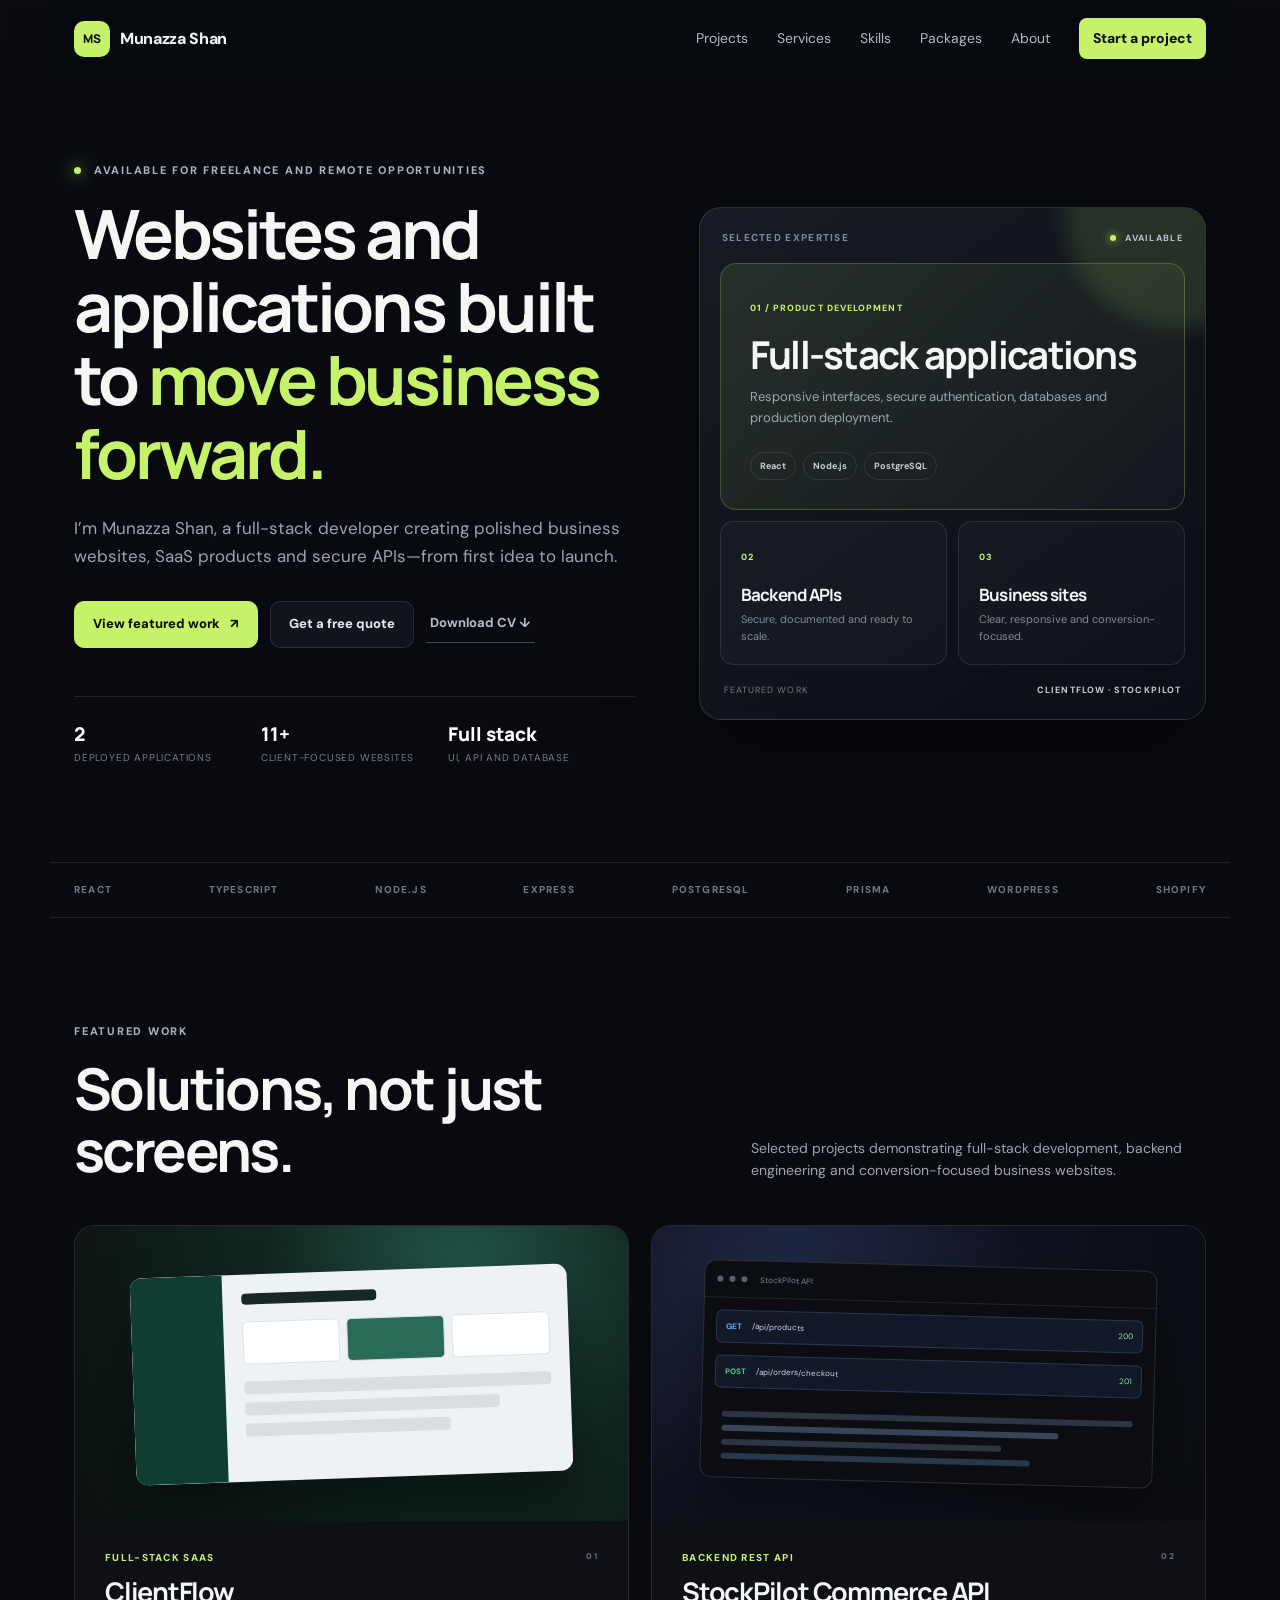
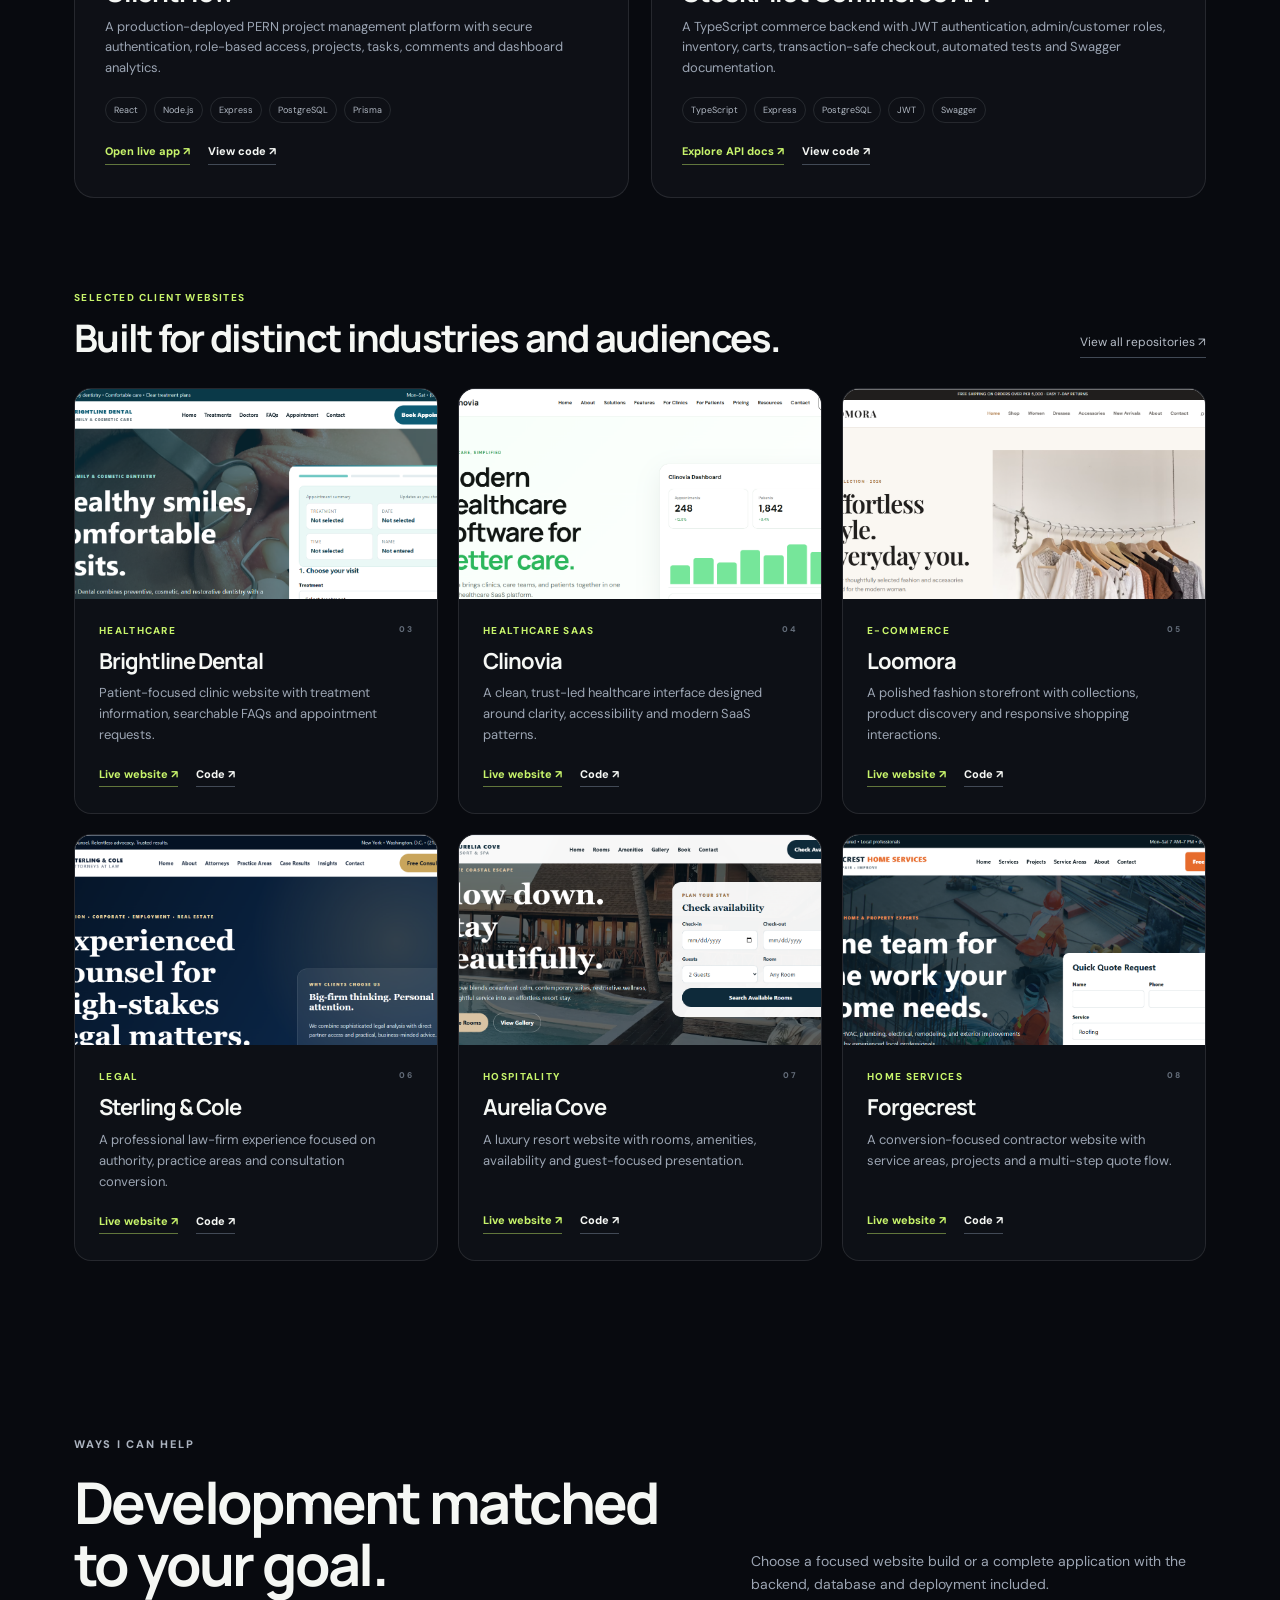
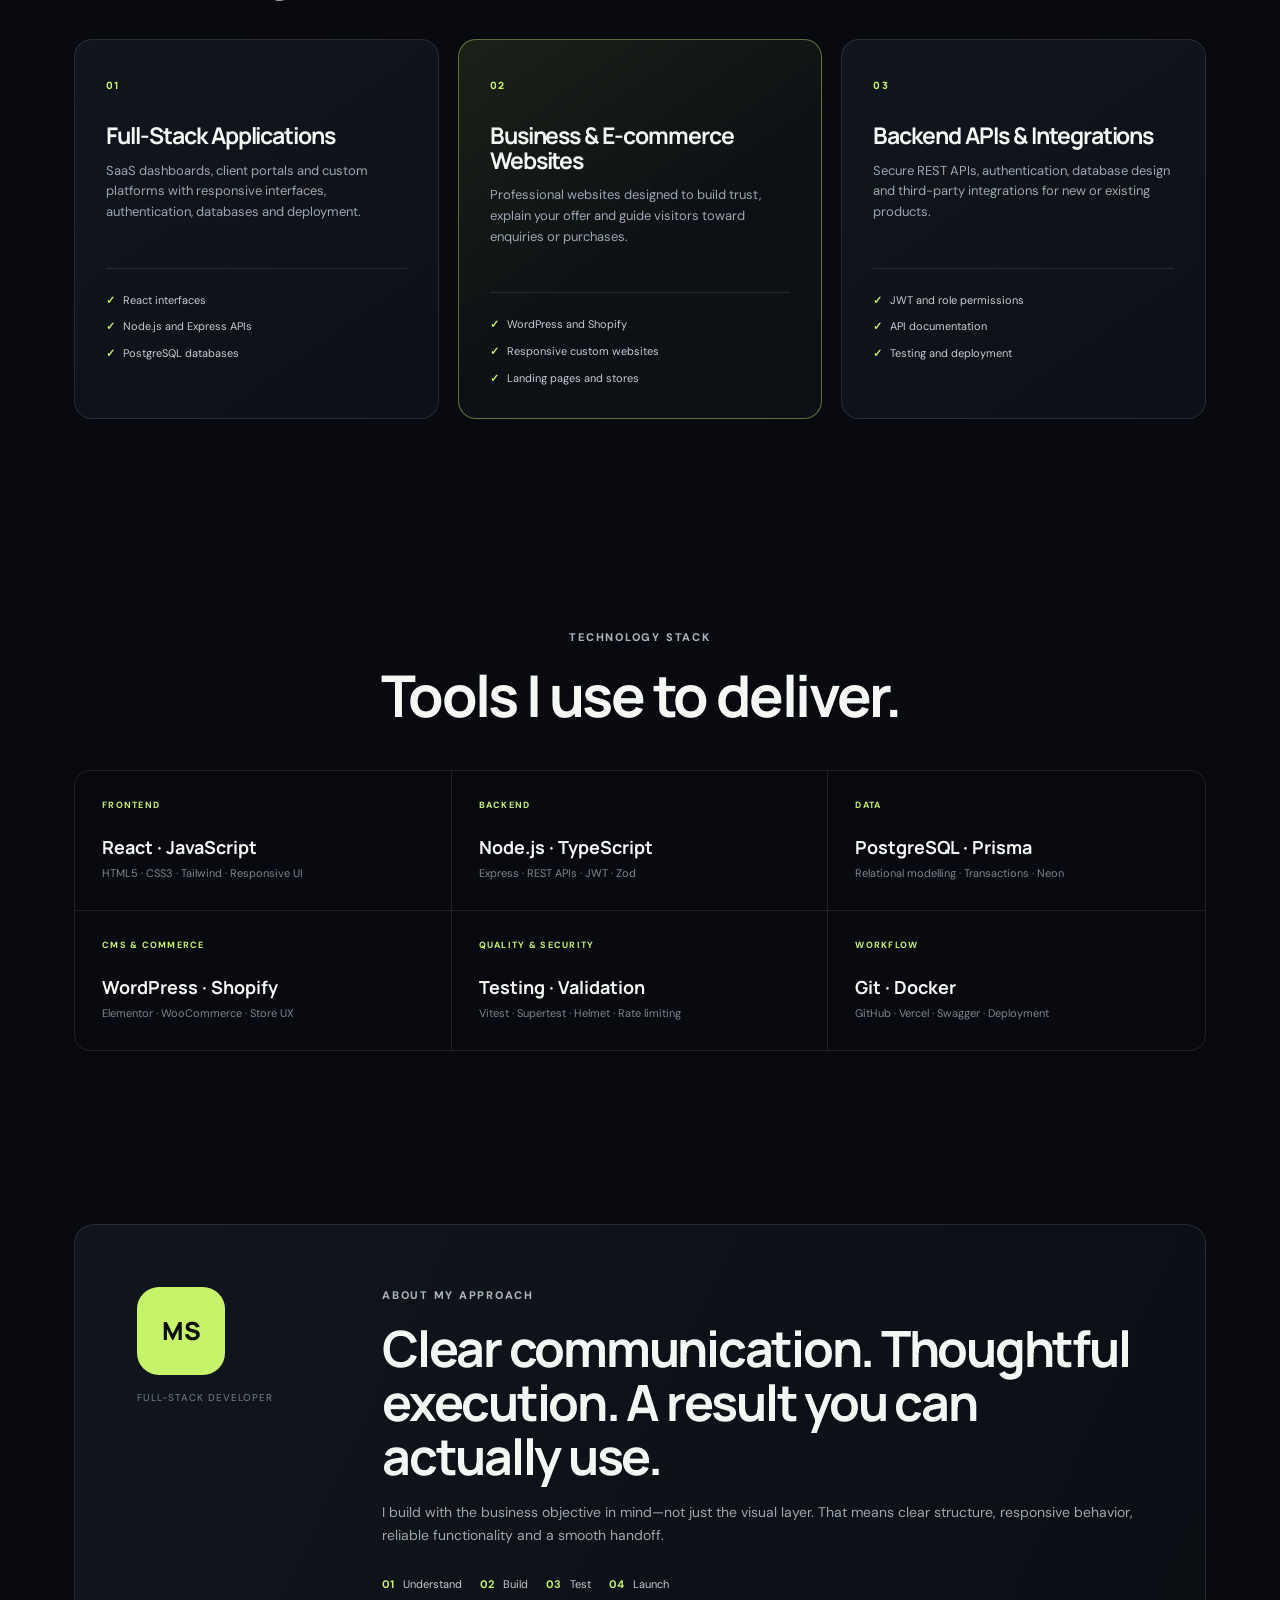
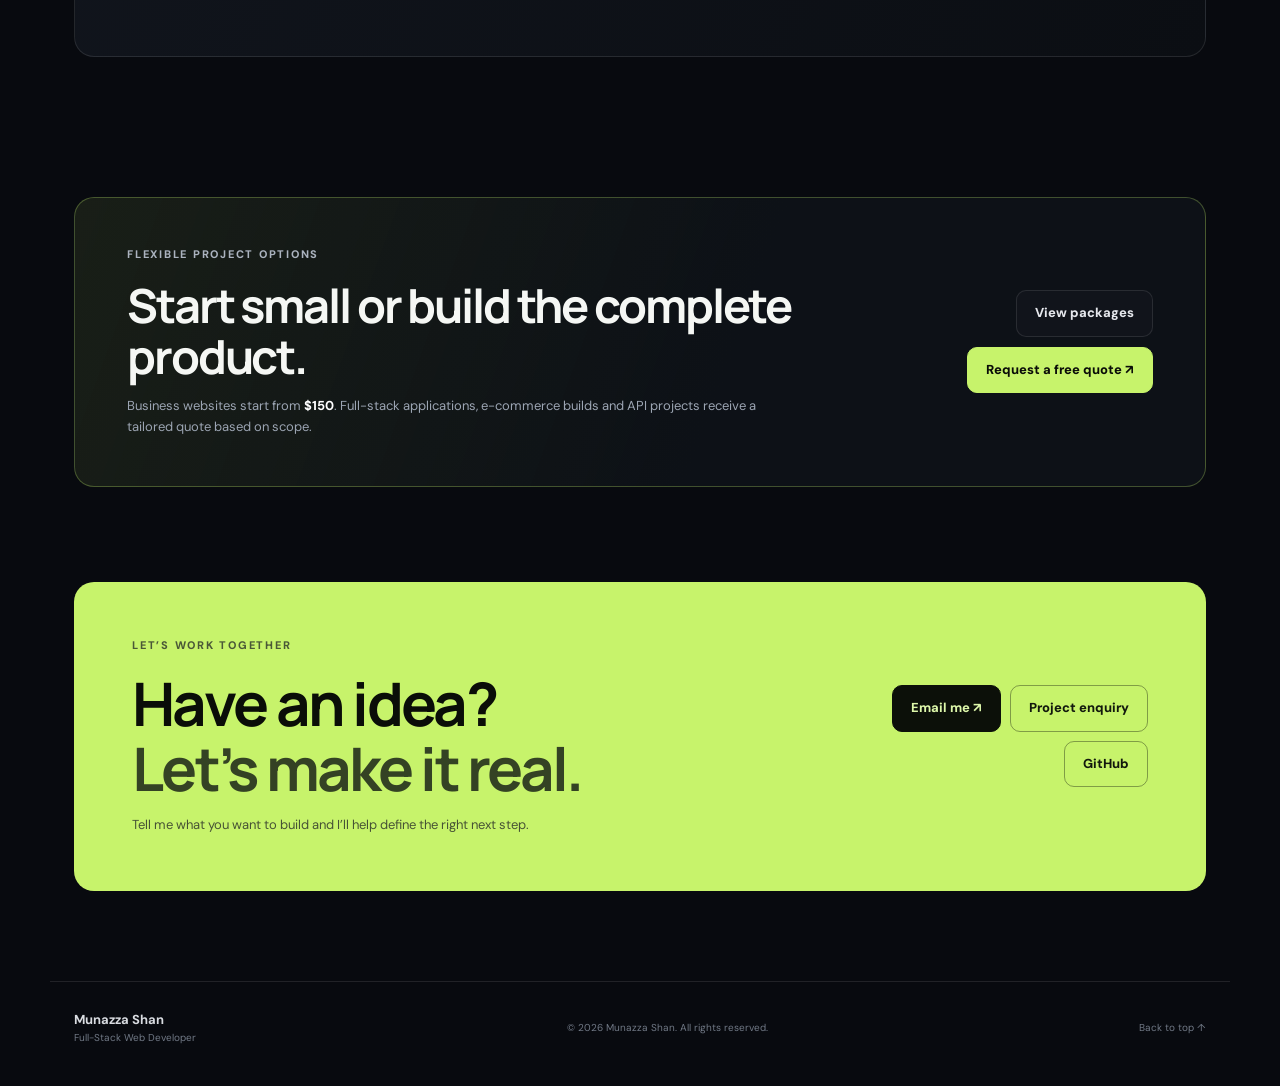
<file: index.html>
<!DOCTYPE html>
<html lang="en">
<head>
  <meta charset="UTF-8">
  <meta name="viewport" content="width=device-width, initial-scale=1.0">
  <meta name="description" content="Munazza Shan is a full-stack web developer building business websites, SaaS applications, e-commerce experiences and secure REST APIs.">
  <meta name="theme-color" content="#080a0f">
  <meta property="og:title" content="Munazza Shan | Full-Stack Web Developer">
  <meta property="og:description" content="Full-stack applications, REST APIs and client-focused websites built for real business goals.">
  <meta property="og:type" content="website">
  <title>Munazza Shan | Full-Stack Web Developer</title>
  <link rel="preconnect" href="https://fonts.googleapis.com">
  <link rel="preconnect" href="https://fonts.gstatic.com" crossorigin>
  <link href="https://fonts.googleapis.com/css2?family=DM+Sans:wght@400;500;600;700&family=Manrope:wght@600;700;800&display=swap" rel="stylesheet">
  <link rel="stylesheet" href="portfolio-v2.css">
</head>
<body>
  <div class="bg-grid" aria-hidden="true"></div>

  <header class="site-header">
    <a class="logo" href="#home" aria-label="Munazza Shan home"><span>MS</span> Munazza Shan</a>
    <button class="menu-btn" type="button" aria-label="Open navigation" aria-expanded="false">☰</button>
    <nav class="nav" aria-label="Main navigation">
      <a href="#projects">Projects</a>
      <a href="#services">Services</a>
      <a href="#skills">Skills</a>
      <a href="packages.html">Packages</a>
      <a href="#about">About</a>
      <a class="nav-cta" href="#contact">Start a project</a>
    </nav>
  </header>

  <main id="main">
    <section id="home" class="hero section">
      <div class="hero-copy">
        <div class="eyebrow"><i></i> Available for freelance and remote opportunities</div>
        <h1>Websites and applications built to <em>move business forward.</em></h1>
        <p class="hero-text">I’m Munazza Shan, a full-stack developer creating polished business websites, SaaS products and secure APIs—from first idea to launch.</p>
        <div class="hero-actions">
          <a class="btn primary" href="#projects">View featured work <span>↗</span></a>
          <a class="btn secondary" href="inquiry-form.html">Get a free quote</a>
          <a class="text-link" href="Munazza_Shan_Web_Developer_CV.docx" download>Download CV ↓</a>
        </div>
        <div class="hero-proof" aria-label="Portfolio highlights">
          <div><strong>2</strong><span>Deployed applications</span></div>
          <div><strong>11+</strong><span>Client-focused websites</span></div>
          <div><strong>Full stack</strong><span>UI, API and database</span></div>
        </div>
      </div>

      <div class="hero-showcase" aria-label="Selected development capabilities">
        <div class="showcase-head"><span>Selected expertise</span><small><i></i> Available</small></div>
        <article class="showcase-main">
          <span>01 / Product development</span>
          <h2>Full-stack applications</h2>
          <p>Responsive interfaces, secure authentication, databases and production deployment.</p>
          <div class="showcase-tags"><b>React</b><b>Node.js</b><b>PostgreSQL</b></div>
        </article>
        <div class="showcase-grid">
          <article><span>02</span><h3>Backend APIs</h3><p>Secure, documented and ready to scale.</p></article>
          <article><span>03</span><h3>Business sites</h3><p>Clear, responsive and conversion-focused.</p></article>
        </div>
        <div class="showcase-foot"><span>Featured work</span><strong>ClientFlow · StockPilot</strong></div>
      </div>
    </section>

    <section class="stack-strip" aria-label="Core technologies">
      <span>React</span><span>TypeScript</span><span>Node.js</span><span>Express</span><span>PostgreSQL</span><span>Prisma</span><span>WordPress</span><span>Shopify</span>
    </section>

    <section id="projects" class="section projects-section">
      <div class="section-heading">
        <div><div class="eyebrow">Featured work</div><h2>Solutions, not just screens.</h2></div>
        <p>Selected projects demonstrating full-stack development, backend engineering and conversion-focused business websites.</p>
      </div>

      <div class="flagship-grid">
        <article class="flagship-card">
          <div class="flagship-visual clientflow-visual">
            <div class="mini-dashboard"><div class="mini-side"></div><div class="mini-work"><i></i><div><span></span><span></span><span></span></div><b></b><b></b><b></b></div></div>
          </div>
          <div class="flagship-content">
            <div class="project-top"><span>Full-Stack SaaS</span><small>01</small></div>
            <h3>ClientFlow</h3>
            <p>A production-deployed PERN project management platform with secure authentication, role-based access, projects, tasks, comments and dashboard analytics.</p>
            <div class="tags"><span>React</span><span>Node.js</span><span>Express</span><span>PostgreSQL</span><span>Prisma</span></div>
            <div class="project-links"><a class="project-link live-link" href="https://clientflow-pern-client.vercel.app/" target="_blank" rel="noopener">Open live app ↗</a><a class="project-link" href="https://github.com/munazza-shan-web/clientflow-pern" target="_blank" rel="noopener">View code ↗</a></div>
          </div>
        </article>

        <article class="flagship-card">
          <div class="flagship-visual api-visual">
            <div class="api-window"><div class="api-top"><i></i><i></i><i></i><span>StockPilot API</span></div><div class="api-line"><b>GET</b><span>/api/products</span><em>200</em></div><div class="api-line"><b class="post">POST</b><span>/api/orders/checkout</span><em>201</em></div><div class="api-code"><i></i><i></i><i></i><i></i></div></div>
          </div>
          <div class="flagship-content">
            <div class="project-top"><span>Backend REST API</span><small>02</small></div>
            <h3>StockPilot Commerce API</h3>
            <p>A TypeScript commerce backend with JWT authentication, admin/customer roles, inventory, carts, transaction-safe checkout, automated tests and Swagger documentation.</p>
            <div class="tags"><span>TypeScript</span><span>Express</span><span>PostgreSQL</span><span>JWT</span><span>Swagger</span></div>
            <div class="project-links"><a class="project-link live-link" href="https://stockpilot-commerce-api-dcke.vercel.app/api/docs/" target="_blank" rel="noopener">Explore API docs ↗</a><a class="project-link" href="https://github.com/munazza-shan-web/StockPilot-Commerce-API" target="_blank" rel="noopener">View code ↗</a></div>
          </div>
        </article>
      </div>

      <div class="work-heading"><div><span>Selected client websites</span><h3>Built for distinct industries and audiences.</h3></div><a href="https://github.com/munazza-shan-web?tab=repositories" target="_blank" rel="noopener">View all repositories ↗</a></div>

      <div class="projects-grid">
        <article class="project-card"><a class="project-image" href="https://munazza-shan-web.github.io/brightline-dental-care/" target="_blank" rel="noopener"><img src="assets/dental.png" alt="Brightline Dental Care website" loading="lazy"></a><div class="project-body"><div class="project-top"><span>Healthcare</span><small>03</small></div><h3>Brightline Dental</h3><p>Patient-focused clinic website with treatment information, searchable FAQs and appointment requests.</p><div class="project-links"><a class="project-link live-link" href="https://munazza-shan-web.github.io/brightline-dental-care/" target="_blank" rel="noopener">Live website ↗</a><a class="project-link" href="https://github.com/munazza-shan-web/brightline-dental-care" target="_blank" rel="noopener">Code ↗</a></div></div></article>
        <article class="project-card"><a class="project-image" href="https://munazza-shan-web.github.io/clinovia-healthcare-website/" target="_blank" rel="noopener"><img src="assets/clinovia.png" alt="Clinovia healthcare SaaS website" loading="lazy"></a><div class="project-body"><div class="project-top"><span>Healthcare SaaS</span><small>04</small></div><h3>Clinovia</h3><p>A clean, trust-led healthcare interface designed around clarity, accessibility and modern SaaS patterns.</p><div class="project-links"><a class="project-link live-link" href="https://munazza-shan-web.github.io/clinovia-healthcare-website/" target="_blank" rel="noopener">Live website ↗</a><a class="project-link" href="https://github.com/munazza-shan-web/clinovia-healthcare-website" target="_blank" rel="noopener">Code ↗</a></div></div></article>
        <article class="project-card"><a class="project-image" href="https://munazza-shan-web.github.io/loomora-ecommerce/" target="_blank" rel="noopener"><img src="assets/loomora.png" alt="Loomora e-commerce website" loading="lazy"></a><div class="project-body"><div class="project-top"><span>E-commerce</span><small>05</small></div><h3>Loomora</h3><p>A polished fashion storefront with collections, product discovery and responsive shopping interactions.</p><div class="project-links"><a class="project-link live-link" href="https://munazza-shan-web.github.io/loomora-ecommerce/" target="_blank" rel="noopener">Live website ↗</a><a class="project-link" href="https://github.com/munazza-shan-web/loomora-ecommerce" target="_blank" rel="noopener">Code ↗</a></div></div></article>
        <article class="project-card"><a class="project-image" href="https://munazza-shan-web.github.io/sterling-cole-law-firm/" target="_blank" rel="noopener"><img src="assets/sterling.png" alt="Sterling and Cole law firm website" loading="lazy"></a><div class="project-body"><div class="project-top"><span>Legal</span><small>06</small></div><h3>Sterling &amp; Cole</h3><p>A professional law-firm experience focused on authority, practice areas and consultation conversion.</p><div class="project-links"><a class="project-link live-link" href="https://munazza-shan-web.github.io/sterling-cole-law-firm/" target="_blank" rel="noopener">Live website ↗</a><a class="project-link" href="https://github.com/munazza-shan-web/sterling-cole-law-firm" target="_blank" rel="noopener">Code ↗</a></div></div></article>
        <article class="project-card"><a class="project-image" href="https://munazza-shan-web.github.io/aurelia-cove-resort/" target="_blank" rel="noopener"><img src="assets/aurelia.png" alt="Aurelia Cove Resort website" loading="lazy"></a><div class="project-body"><div class="project-top"><span>Hospitality</span><small>07</small></div><h3>Aurelia Cove</h3><p>A luxury resort website with rooms, amenities, availability and guest-focused presentation.</p><div class="project-links"><a class="project-link live-link" href="https://munazza-shan-web.github.io/aurelia-cove-resort/" target="_blank" rel="noopener">Live website ↗</a><a class="project-link" href="https://github.com/munazza-shan-web/aurelia-cove-resort" target="_blank" rel="noopener">Code ↗</a></div></div></article>
        <article class="project-card"><a class="project-image" href="https://munazza-shan-web.github.io/forgecrest-home-services/" target="_blank" rel="noopener"><img src="assets/forgecrest.png" alt="Forgecrest Home Services website" loading="lazy"></a><div class="project-body"><div class="project-top"><span>Home Services</span><small>08</small></div><h3>Forgecrest</h3><p>A conversion-focused contractor website with service areas, projects and a multi-step quote flow.</p><div class="project-links"><a class="project-link live-link" href="https://munazza-shan-web.github.io/forgecrest-home-services/" target="_blank" rel="noopener">Live website ↗</a><a class="project-link" href="https://github.com/munazza-shan-web/forgecrest-home-services" target="_blank" rel="noopener">Code ↗</a></div></div></article>
      </div>
    </section>

    <section id="services" class="section services-section">
      <div class="section-heading"><div><div class="eyebrow">Ways I can help</div><h2>Development matched to your goal.</h2></div><p>Choose a focused website build or a complete application with the backend, database and deployment included.</p></div>
      <div class="services-grid">
        <article class="service-card"><span>01</span><h3>Full-Stack Applications</h3><p>SaaS dashboards, client portals and custom platforms with responsive interfaces, authentication, databases and deployment.</p><ul><li>React interfaces</li><li>Node.js and Express APIs</li><li>PostgreSQL databases</li></ul></article>
        <article class="service-card featured-service"><span>02</span><h3>Business &amp; E-commerce Websites</h3><p>Professional websites designed to build trust, explain your offer and guide visitors toward enquiries or purchases.</p><ul><li>WordPress and Shopify</li><li>Responsive custom websites</li><li>Landing pages and stores</li></ul></article>
        <article class="service-card"><span>03</span><h3>Backend APIs &amp; Integrations</h3><p>Secure REST APIs, authentication, database design and third-party integrations for new or existing products.</p><ul><li>JWT and role permissions</li><li>API documentation</li><li>Testing and deployment</li></ul></article>
      </div>
    </section>

    <section id="skills" class="section skills-section">
      <div class="section-heading centered"><div class="eyebrow">Technology stack</div><h2>Tools I use to deliver.</h2></div>
      <div class="skills-grid">
        <div class="skill"><b>Frontend</b><strong>React · JavaScript</strong><span>HTML5 · CSS3 · Tailwind · Responsive UI</span></div>
        <div class="skill"><b>Backend</b><strong>Node.js · TypeScript</strong><span>Express · REST APIs · JWT · Zod</span></div>
        <div class="skill"><b>Data</b><strong>PostgreSQL · Prisma</strong><span>Relational modelling · Transactions · Neon</span></div>
        <div class="skill"><b>CMS &amp; Commerce</b><strong>WordPress · Shopify</strong><span>Elementor · WooCommerce · Store UX</span></div>
        <div class="skill"><b>Quality &amp; Security</b><strong>Testing · Validation</strong><span>Vitest · Supertest · Helmet · Rate limiting</span></div>
        <div class="skill"><b>Workflow</b><strong>Git · Docker</strong><span>GitHub · Vercel · Swagger · Deployment</span></div>
      </div>
    </section>

    <section id="about" class="section about-section">
      <div class="about-card">
        <div class="about-label"><span>MS</span><small>Full-stack developer</small></div>
        <div><div class="eyebrow">About my approach</div><h2>Clear communication. Thoughtful execution. A result you can actually use.</h2><p>I build with the business objective in mind—not just the visual layer. That means clear structure, responsive behavior, reliable functionality and a smooth handoff.</p><div class="process"><span><b>01</b> Understand</span><span><b>02</b> Build</span><span><b>03</b> Test</span><span><b>04</b> Launch</span></div></div>
      </div>
    </section>

    <section class="section pricing-section">
      <div class="pricing-box"><div><div class="eyebrow">Flexible project options</div><h2>Start small or build the complete product.</h2><p>Business websites start from <strong>$150</strong>. Full-stack applications, e-commerce builds and API projects receive a tailored quote based on scope.</p></div><div class="pricing-actions"><a class="btn secondary" href="packages.html">View packages</a><a class="btn primary" href="inquiry-form.html?package=custom">Request a free quote ↗</a></div></div>
    </section>

    <section id="contact" class="section contact-section">
      <div class="contact-box">
        <div><div class="eyebrow">Let’s work together</div><h2>Have an idea?<br><em>Let’s make it real.</em></h2><p>Tell me what you want to build and I’ll help define the right next step.</p></div>
        <div class="contact-actions"><a class="btn dark" href="mailto:munazzashan99@gmail.com">Email me ↗</a><a class="btn outline-dark" href="inquiry-form.html">Project enquiry</a><a class="btn outline-dark" href="https://github.com/munazza-shan-web" target="_blank" rel="noopener">GitHub</a></div>
      </div>
    </section>
  </main>

  <footer><div><strong>Munazza Shan</strong><span>Full-Stack Web Developer</span></div><p>© <span id="year"></span> Munazza Shan. All rights reserved.</p><a href="#home">Back to top ↑</a></footer>
  <script src="portfolio-v2.js"></script>
</body>
</html>
</file>
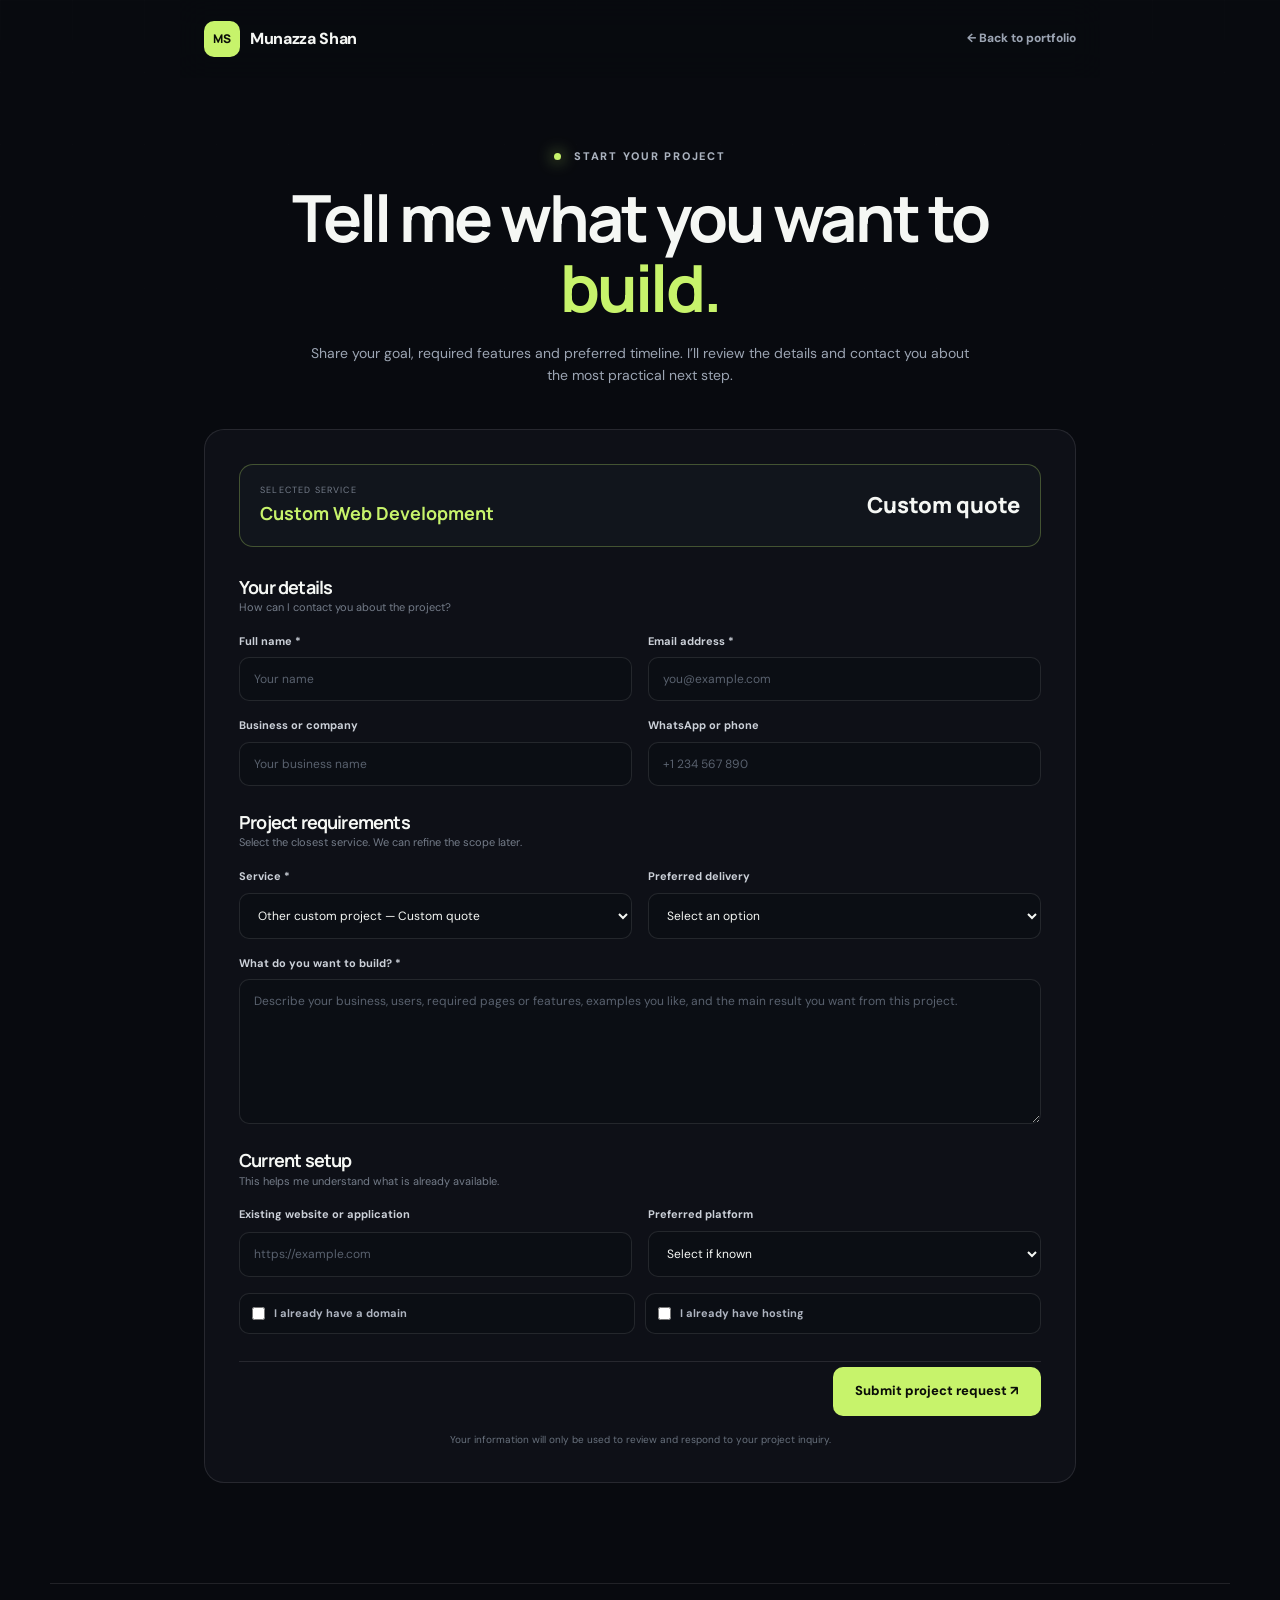
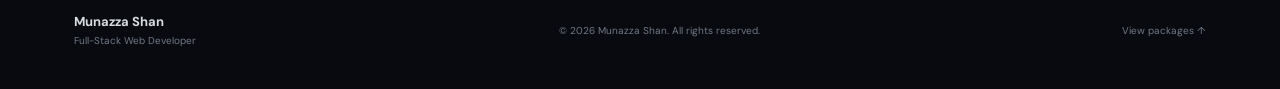
<file: inquiry-form.html>
<!DOCTYPE html>
<html lang="en">
<head>
  <meta charset="UTF-8">
  <meta name="viewport" content="width=device-width, initial-scale=1.0">
  <meta name="description" content="Request a website, full-stack application, backend API or custom web development project from Munazza Shan.">
  <meta name="theme-color" content="#080a0f">
  <title>Start Your Project | Munazza Shan</title>
  <link rel="preconnect" href="https://fonts.googleapis.com">
  <link rel="preconnect" href="https://fonts.gstatic.com" crossorigin>
  <link href="https://fonts.googleapis.com/css2?family=DM+Sans:wght@400;500;600;700&family=Manrope:wght@600;700;800&display=swap" rel="stylesheet">
  <link rel="stylesheet" href="portfolio-v2.css">
</head>
<body>
  <div class="bg-grid" aria-hidden="true"></div>
  <header class="site-header inquiry-header">
    <a class="logo" href="index.html" aria-label="Munazza Shan home"><span>MS</span> Munazza Shan</a>
    <a class="back-link" href="index.html">← Back to portfolio</a>
  </header>

  <main class="inquiry-main">
    <div class="inquiry-heading">
      <div class="eyebrow"><i></i> Start your project</div>
      <h1>Tell me what you want to <em>build.</em></h1>
      <p>Share your goal, required features and preferred timeline. I’ll review the details and contact you about the most practical next step.</p>
    </div>

    <div class="form-card">
      <div class="selected-package">
        <div><small>Selected service</small><strong id="selectedPackage">Custom Web Development</strong></div>
        <div class="selected-price" id="selectedPrice">Custom quote</div>
      </div>

      <form action="https://formsubmit.co/munazza.shan@gmail.com" method="POST">
        <input type="hidden" name="_subject" value="New Munazza Shan Project Inquiry">
        <input type="hidden" name="_template" value="table">
        <input type="hidden" name="_captcha" value="true">
        <input type="hidden" name="_next" value="https://munazza-shan-web.github.io/munazza-shan-web/">
        <input type="hidden" name="_url" value="https://munazza-shan-web.github.io/munazza-shan-web/inquiry-form.html">
        <input type="hidden" name="selected_service" id="packageField" value="Custom Web Development">
        <input class="honeypot" type="text" name="_honey" tabindex="-1" autocomplete="off">

        <div class="form-section">
          <div><h2>Your details</h2><p>How can I contact you about the project?</p></div>
          <div class="form-grid">
            <label>Full name *<input type="text" name="name" placeholder="Your name" required></label>
            <label>Email address *<input type="email" name="email" placeholder="you@example.com" required></label>
            <label>Business or company<input type="text" name="business" placeholder="Your business name"></label>
            <label>WhatsApp or phone<input type="text" name="phone" placeholder="+1 234 567 890"></label>
          </div>
        </div>

        <div class="form-section">
          <div><h2>Project requirements</h2><p>Select the closest service. We can refine the scope later.</p></div>
          <div class="form-grid">
            <label>Service *
              <select name="service" id="packageSelect" required>
                <option value="Starter Website Package — $150">Starter website — $150</option>
                <option value="Professional Website Package — $300">Professional website — $300</option>
                <option value="Business Website Package — $500">Business website — $500</option>
                <option value="E-commerce Website Package — $700+">E-commerce website — $700+</option>
                <option value="Full-Stack Application — Custom quote">Full-stack application — Custom quote</option>
                <option value="Backend API or Integration — Custom quote">Backend API or integration — Custom quote</option>
                <option value="Custom Web Development — Custom quote">Other custom project — Custom quote</option>
              </select>
            </label>
            <label>Preferred delivery
              <select name="deadline">
                <option value="">Select an option</option><option>As soon as possible</option><option>Within 1 week</option><option>Within 2 weeks</option><option>Within 1 month</option><option>Flexible</option>
              </select>
            </label>
          </div>
          <label>What do you want to build? *<textarea name="project_requirements" placeholder="Describe your business, users, required pages or features, examples you like, and the main result you want from this project." required></textarea></label>
        </div>

        <div class="form-section">
          <div><h2>Current setup</h2><p>This helps me understand what is already available.</p></div>
          <div class="form-grid">
            <label>Existing website or application<input type="url" name="existing_website" placeholder="https://example.com"></label>
            <label>Preferred platform
              <select name="platform"><option value="">Select if known</option><option>React / Full-stack custom</option><option>WordPress</option><option>Shopify</option><option>Custom HTML/CSS/JavaScript</option><option>Backend API only</option><option>Not sure — please recommend</option></select>
            </label>
          </div>
          <div class="check-grid"><label class="check"><input type="checkbox" name="domain_ready" value="Yes"> I already have a domain</label><label class="check"><input type="checkbox" name="hosting_ready" value="Yes"> I already have hosting</label></div>
        </div>

        <div class="submit-row"><button class="submit-button" type="submit">Submit project request ↗</button></div>
      </form>
      <p class="privacy">Your information will only be used to review and respond to your project inquiry.</p>
    </div>
  </main>

  <footer><div><strong>Munazza Shan</strong><span>Full-Stack Web Developer</span></div><p>© <span id="year"></span> Munazza Shan. All rights reserved.</p><a href="packages.html">View packages ↑</a></footer>

  <script>
    const options = {
      starter: ["Starter Website Package", "$150", 0],
      professional: ["Professional Website Package", "$300", 1],
      business: ["Business Website Package", "$500", 2],
      ecommerce: ["E-commerce Website Package", "$700+", 3],
      fullstack: ["Full-Stack Application", "Custom quote", 4],
      api: ["Backend API or Integration", "Custom quote", 5],
      custom: ["Custom Web Development", "Custom quote", 6]
    };
    const selectedPackage = document.getElementById("selectedPackage");
    const selectedPrice = document.getElementById("selectedPrice");
    const packageField = document.getElementById("packageField");
    const packageSelect = document.getElementById("packageSelect");
    const requested = new URLSearchParams(window.location.search).get("package") || "custom";
    const initial = options[requested] || options.custom;
    selectedPackage.textContent = initial[0];
    selectedPrice.textContent = initial[1];
    packageSelect.selectedIndex = initial[2];
    packageField.value = `${initial[0]} — ${initial[1]}`;
    packageSelect.addEventListener("change", () => {
      const text = packageSelect.options[packageSelect.selectedIndex].textContent;
      const parts = text.split(" — ");
      selectedPackage.textContent = parts[0];
      selectedPrice.textContent = parts[1] || "Custom quote";
      packageField.value = packageSelect.value;
    });
    document.getElementById("year").textContent = new Date().getFullYear();
  </script>
</body>
</html>
</file>
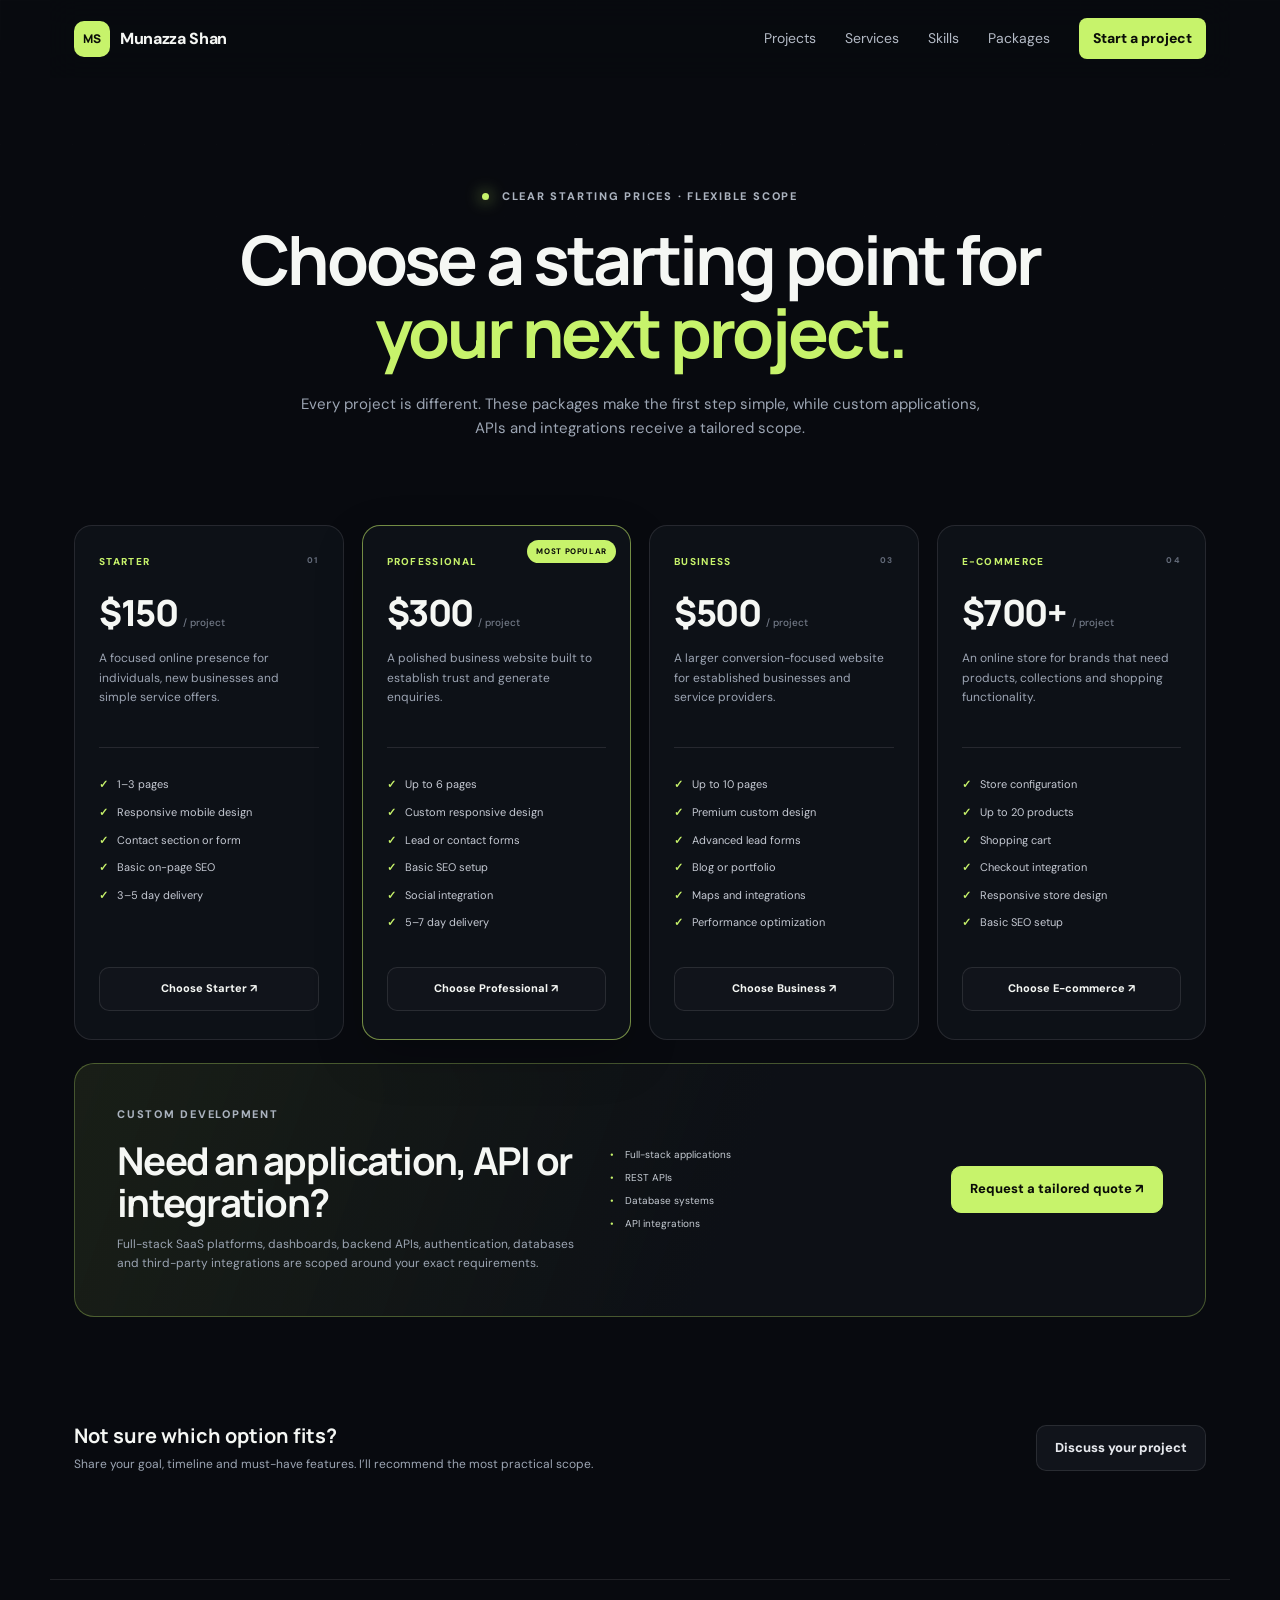
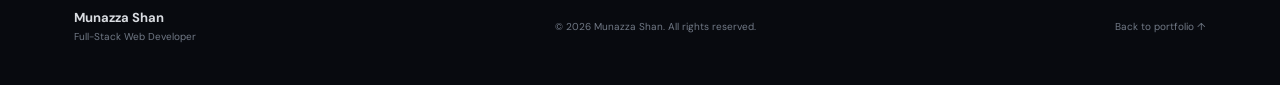
<file: packages.html>
<!DOCTYPE html>
<html lang="en">
<head>
  <meta charset="UTF-8">
  <meta name="viewport" content="width=device-width, initial-scale=1.0">
  <meta name="description" content="Flexible website, e-commerce, full-stack application and backend API packages from Munazza Shan.">
  <meta name="theme-color" content="#080a0f">
  <title>Services & Packages | Munazza Shan</title>
  <link rel="preconnect" href="https://fonts.googleapis.com">
  <link rel="preconnect" href="https://fonts.gstatic.com" crossorigin>
  <link href="https://fonts.googleapis.com/css2?family=DM+Sans:wght@400;500;600;700&family=Manrope:wght@600;700;800&display=swap" rel="stylesheet">
  <link rel="stylesheet" href="portfolio-v2.css">
</head>
<body>
  <div class="bg-grid" aria-hidden="true"></div>
  <header class="site-header">
    <a class="logo" href="index.html" aria-label="Munazza Shan home"><span>MS</span> Munazza Shan</a>
    <button class="menu-btn" type="button" aria-label="Open navigation" aria-expanded="false">☰</button>
    <nav class="nav" aria-label="Main navigation">
      <a href="index.html#projects">Projects</a>
      <a href="index.html#services">Services</a>
      <a href="index.html#skills">Skills</a>
      <a href="packages.html">Packages</a>
      <a class="nav-cta" href="inquiry-form.html?package=custom">Start a project</a>
    </nav>
  </header>

  <main>
    <section class="packages-hero section">
      <div class="eyebrow"><i></i> Clear starting prices · Flexible scope</div>
      <h1>Choose a starting point for <em>your next project.</em></h1>
      <p>Every project is different. These packages make the first step simple, while custom applications, APIs and integrations receive a tailored scope.</p>
    </section>

    <section id="packages" class="section packages-section">
      <div class="packages-grid">
        <article class="package-card">
          <div class="package-top"><span>Starter</span><small>01</small></div>
          <div class="price">$150 <span>/ project</span></div>
          <p>A focused online presence for individuals, new businesses and simple service offers.</p>
          <ul><li>1–3 pages</li><li>Responsive mobile design</li><li>Contact section or form</li><li>Basic on-page SEO</li><li>3–5 day delivery</li></ul>
          <a class="package-btn" href="inquiry-form.html?package=starter">Choose Starter ↗</a>
        </article>

        <article class="package-card popular">
          <div class="popular-badge">Most Popular</div>
          <div class="package-top"><span>Professional</span><small>02</small></div>
          <div class="price">$300 <span>/ project</span></div>
          <p>A polished business website built to establish trust and generate enquiries.</p>
          <ul><li>Up to 6 pages</li><li>Custom responsive design</li><li>Lead or contact forms</li><li>Basic SEO setup</li><li>Social integration</li><li>5–7 day delivery</li></ul>
          <a class="package-btn" href="inquiry-form.html?package=professional">Choose Professional ↗</a>
        </article>

        <article class="package-card">
          <div class="package-top"><span>Business</span><small>03</small></div>
          <div class="price">$500 <span>/ project</span></div>
          <p>A larger conversion-focused website for established businesses and service providers.</p>
          <ul><li>Up to 10 pages</li><li>Premium custom design</li><li>Advanced lead forms</li><li>Blog or portfolio</li><li>Maps and integrations</li><li>Performance optimization</li></ul>
          <a class="package-btn" href="inquiry-form.html?package=business">Choose Business ↗</a>
        </article>

        <article class="package-card">
          <div class="package-top"><span>E-commerce</span><small>04</small></div>
          <div class="price">$700+ <span>/ project</span></div>
          <p>An online store for brands that need products, collections and shopping functionality.</p>
          <ul><li>Store configuration</li><li>Up to 20 products</li><li>Shopping cart</li><li>Checkout integration</li><li>Responsive store design</li><li>Basic SEO setup</li></ul>
          <a class="package-btn" href="inquiry-form.html?package=ecommerce">Choose E-commerce ↗</a>
        </article>
      </div>

      <div class="custom-solutions">
        <div><div class="eyebrow">Custom development</div><h2>Need an application, API or integration?</h2><p>Full-stack SaaS platforms, dashboards, backend APIs, authentication, databases and third-party integrations are scoped around your exact requirements.</p></div>
        <div class="custom-options"><span>Full-stack applications</span><span>REST APIs</span><span>Database systems</span><span>API integrations</span></div>
        <a class="btn primary" href="inquiry-form.html?package=fullstack">Request a tailored quote ↗</a>
      </div>
    </section>

    <section class="section package-note"><div><strong>Not sure which option fits?</strong><p>Share your goal, timeline and must-have features. I’ll recommend the most practical scope.</p></div><a class="btn secondary" href="inquiry-form.html?package=custom">Discuss your project</a></section>
  </main>

  <footer><div><strong>Munazza Shan</strong><span>Full-Stack Web Developer</span></div><p>© <span id="year"></span> Munazza Shan. All rights reserved.</p><a href="index.html">Back to portfolio ↑</a></footer>
  <script src="portfolio-v2.js"></script>
</body>
</html>
</file>
<file: portfolio-v2.css>
:root {
  --bg: #080a0f;
  --panel: #0f1219;
  --panel-2: #131722;
  --text: #f5f7f4;
  --muted: #9ca5b3;
  --line: rgba(255, 255, 255, .1);
  --accent: #c7f36b;
  --accent-soft: rgba(199, 243, 107, .12);
  --max: 1180px;
}

* { box-sizing: border-box; margin: 0; padding: 0; }
html { scroll-behavior: smooth; }
body { font-family: "DM Sans", sans-serif; background: var(--bg); color: var(--text); line-height: 1.6; overflow-x: hidden; }
a { color: inherit; text-decoration: none; }
button { font: inherit; }
img { max-width: 100%; }
.skip-link { position: fixed; left: 18px; top: -60px; z-index: 3000; background: var(--accent); color: #0a0d08; padding: 10px 14px; border-radius: 8px; font-weight: 800; }
.skip-link:focus { top: 18px; }
.bg-grid { position: fixed; inset: 0; pointer-events: none; opacity: .24; background-image: linear-gradient(rgba(255,255,255,.035) 1px,transparent 1px),linear-gradient(90deg,rgba(255,255,255,.035) 1px,transparent 1px); background-size: 72px 72px; mask-image: linear-gradient(to bottom,black,transparent 78%); z-index: -2; }

.site-header { height: 78px; max-width: var(--max); margin: auto; padding: 0 24px; display: flex; align-items: center; justify-content: space-between; position: sticky; top: 0; z-index: 1000; background: rgba(8,10,15,.9); backdrop-filter: blur(16px); border-bottom: 1px solid transparent; }
.site-header.scrolled { border-color: var(--line); }
.logo { font-weight: 800; letter-spacing: -.02em; display: flex; align-items: center; gap: 10px; }
.logo span { display: grid; place-items: center; width: 36px; height: 36px; border-radius: 10px; background: var(--accent); color: #0b0e08; font: 800 12px Manrope; }
.nav { display: flex; align-items: center; gap: 29px; color: #b3bac5; font-size: 14px; }
.nav a:hover { color: #fff; }
.nav-cta { color: #0b0e08 !important; background: var(--accent); padding: 9px 14px; border-radius: 8px; font-weight: 800; }
.menu-btn { display: none; background: none; border: 0; color: white; font-size: 25px; cursor: pointer; }

.section { max-width: var(--max); margin: auto; padding: 105px 24px; }
.eyebrow { font-size: 11px; text-transform: uppercase; letter-spacing: .16em; color: #abb3bf; font-weight: 800; margin-bottom: 17px; }
.eyebrow i { display: inline-block; width: 7px; height: 7px; border-radius: 50%; background: var(--accent); margin-right: 8px; box-shadow: 0 0 16px var(--accent); }
h1, h2, h3 { font-family: Manrope, sans-serif; letter-spacing: -.045em; line-height: 1.08; }
h1 { font-size: clamp(46px, 5.4vw, 68px); max-width: 720px; }
h2 { font-size: clamp(36px, 4.5vw, 58px); }
h1 em, h2 em { color: var(--accent); font-style: normal; }

.hero { min-height: 690px; display: grid; grid-template-columns: minmax(0,1.05fr) minmax(380px,.95fr); align-items: center; gap: 64px; padding-top: 84px; padding-bottom: 96px; }
.hero-text { color: var(--muted); font-size: 17px; max-width: 660px; margin: 25px 0 31px; }
.hero-actions { display: flex; align-items: center; gap: 12px; flex-wrap: wrap; }
.btn { display: inline-flex; align-items: center; justify-content: center; gap: 10px; min-height: 46px; padding: 12px 18px; border-radius: 10px; font-weight: 800; font-size: 13px; border: 1px solid var(--line); transition: .25s; }
.btn.primary { background: var(--accent); color: #0a0c08; border-color: var(--accent); }
.btn.primary:hover { transform: translateY(-2px); box-shadow: 0 10px 35px rgba(199,243,107,.16); }
.btn.secondary { background: #11141b; color: #e6e8ed; }
.btn.secondary:hover { border-color: #69717f; }
.text-link { color: #b8bec8; font-weight: 700; font-size: 13px; padding: 8px 4px; border-bottom: 1px solid #424955; }
.text-link:hover { color: var(--accent); border-color: var(--accent); }
.hero-proof { display: grid; grid-template-columns: repeat(3,1fr); gap: 0; margin-top: 48px; padding-top: 24px; border-top: 1px solid var(--line); }
.hero-proof div { display: flex; flex-direction: column; padding-right: 18px; }
.hero-proof strong { font: 800 19px Manrope; color: #fff; }
.hero-proof span { font-size: 10px; color: #747d8a; margin-top: 3px; text-transform: uppercase; letter-spacing: .08em; }

.hero-showcase { position: relative; border: 1px solid rgba(255,255,255,.13); border-radius: 22px; padding: 20px; background: linear-gradient(145deg,rgba(22,27,37,.98),rgba(11,14,20,.98)); box-shadow: 0 35px 90px rgba(0,0,0,.38); overflow: hidden; }
.hero-showcase::before { content: ""; position: absolute; width: 230px; height: 230px; border-radius: 50%; right: -90px; top: -110px; background: rgba(199,243,107,.12); filter: blur(10px); pointer-events: none; }
.showcase-head { position: relative; display: flex; align-items: center; justify-content: space-between; padding: 2px 2px 17px; color: #7f8895; font-size: 10px; text-transform: uppercase; letter-spacing: .13em; font-weight: 800; }
.showcase-head small { color: #b9c2cd; font-size: 9px; }.showcase-head i { display: inline-block; width: 6px; height: 6px; border-radius: 50%; background: var(--accent); box-shadow: 0 0 10px var(--accent); margin-right: 6px; }
.showcase-main { position: relative; padding: 29px; border: 1px solid rgba(199,243,107,.23); border-radius: 16px; background: linear-gradient(135deg,rgba(199,243,107,.1),rgba(255,255,255,.025)); }
.showcase-main > span, .showcase-grid article > span { color: var(--accent); font-size: 9px; font-weight: 800; letter-spacing: .12em; text-transform: uppercase; }
.showcase-main h2 { font-size: clamp(28px,3vw,39px); margin: 15px 0 12px; }.showcase-main p { color: var(--muted); font-size: 13px; max-width: 410px; }
.showcase-tags { display: flex; flex-wrap: wrap; gap: 7px; margin-top: 23px; }.showcase-tags b { padding: 6px 9px; border-radius: 100px; border: 1px solid var(--line); color: #ccd2da; font-size: 9px; }
.showcase-grid { display: grid; grid-template-columns: 1fr 1fr; gap: 11px; margin-top: 11px; }
.showcase-grid article { padding: 20px; border: 1px solid var(--line); border-radius: 14px; background: rgba(255,255,255,.025); }
.showcase-grid h3 { font-size: 17px; margin: 18px 0 7px; }.showcase-grid p { color: #7f8895; font-size: 11px; line-height: 1.5; }
.showcase-foot { display: flex; justify-content: space-between; gap: 16px; padding: 18px 4px 2px; color: #727b88; font-size: 9px; text-transform: uppercase; letter-spacing: .12em; }.showcase-foot strong { color: #c9cfd7; font-weight: 700; }

.hero-art { min-height: 520px; display: grid; place-items: center; position: relative; }
.glow { position: absolute; border-radius: 50%; filter: blur(4px); }
.glow-one { width: 270px; height: 270px; background: rgba(199,243,107,.11); right: 1%; top: 9%; }
.glow-two { width: 190px; height: 190px; background: rgba(88,111,255,.1); left: 0; bottom: 5%; }
.browser-window { width: min(540px, 100%); height: 355px; background: #11151d; border: 1px solid rgba(255,255,255,.14); border-radius: 18px; box-shadow: 0 36px 90px rgba(0,0,0,.58); transform: perspective(900px) rotateY(-4deg) rotateZ(1deg); overflow: hidden; position: relative; z-index: 2; }
.browser-bar { height: 42px; border-bottom: 1px solid var(--line); display: flex; align-items: center; gap: 7px; padding: 0 15px; }
.browser-bar span { width: 7px; height: 7px; border-radius: 50%; background: #48505c; }
.browser-bar small { margin-left: 10px; color: #717986; font-size: 9px; }
.app-shell { height: calc(100% - 42px); display: grid; grid-template-columns: 72px 1fr; background: #eef1f6; }
.app-sidebar { background: #0e382e; display: flex; flex-direction: column; align-items: center; gap: 17px; padding: 18px 0; }
.app-sidebar b { width: 30px; height: 30px; background: #2c735f; border-radius: 8px; display: grid; place-items: center; font-size: 9px; }
.app-sidebar i { width: 29px; height: 5px; background: rgba(255,255,255,.28); border-radius: 4px; }
.app-main { padding: 24px 23px; color: #17211f; }
.app-heading { display: flex; justify-content: space-between; align-items: end; }
.app-heading div { display: flex; flex-direction: column; }
.app-heading small { font-size: 6px; letter-spacing: .13em; color: #7a8583; }
.app-heading strong { font: 800 17px Manrope; margin-top: 3px; }
.app-heading button { border: 0; border-radius: 6px; background: #286754; color: white; padding: 7px 9px; font-size: 7px; }
.metric-row { display: grid; grid-template-columns: repeat(3,1fr); gap: 8px; margin-top: 18px; }
.metric-row i { height: 48px; background: white; border: 1px solid #dce1e5; border-radius: 7px; }
.metric-row i:nth-child(2) { background: #286754; }
.app-panels { display: grid; grid-template-columns: 1.4fr .8fr; gap: 9px; margin-top: 10px; }
.chart-panel, .task-panel { height: 125px; background: white; border: 1px solid #dce1e5; border-radius: 7px; padding: 13px; }
.chart-panel { display: flex; gap: 7px; align-items: end; }
.chart-panel span { width: 17%; background: #bfdcca; border-radius: 3px 3px 0 0; height: 35%; }
.chart-panel span:nth-child(2) { height: 68%; }.chart-panel span:nth-child(3) { height: 47%; }.chart-panel span:nth-child(4) { height: 82%; background: #4b8e77; }
.task-panel { display: flex; flex-direction: column; gap: 9px; }
.task-panel i { display: block; height: 18px; background: #edf1f2; border-radius: 4px; border-left: 3px solid #e08a64; }
.status-chip { position: absolute; z-index: 3; right: 0; bottom: 53px; background: #141922; border: 1px solid var(--line); box-shadow: 0 15px 35px #0007; padding: 10px 14px; border-radius: 100px; font-size: 10px; color: #cdd2d8; }
.status-chip span { display: inline-block; width: 7px; height: 7px; border-radius: 50%; background: var(--accent); margin-right: 7px; box-shadow: 0 0 10px var(--accent); }

.stack-strip { max-width: var(--max); margin: 0 auto; padding: 19px 24px; border-top: 1px solid var(--line); border-bottom: 1px solid var(--line); display: flex; justify-content: space-between; gap: 20px; flex-wrap: wrap; color: #6f7885; text-transform: uppercase; letter-spacing: .12em; font-size: 10px; font-weight: 800; }
.section-heading { display: flex; align-items: end; justify-content: space-between; gap: 35px; margin-bottom: 44px; }
.section-heading > p { max-width: 455px; color: var(--muted); font-size: 14px; }
.centered { display: block; text-align: center; }

.flagship-grid { display: grid; grid-template-columns: repeat(2,1fr); gap: 22px; }
.flagship-card { background: rgba(15,18,25,.88); border: 1px solid var(--line); border-radius: 20px; overflow: hidden; transition: .3s; }
.flagship-card:hover, .project-card:hover { transform: translateY(-5px); border-color: rgba(199,243,107,.3); }
.flagship-visual { min-height: 295px; display: grid; place-items: center; position: relative; overflow: hidden; }
.clientflow-visual { background: radial-gradient(circle at 70% 20%,#23584b,#11251f 45%,#0c1110); }
.mini-dashboard { width: 79%; height: 70%; background: #eff2f5; border-radius: 12px; display: grid; grid-template-columns: 21% 79%; overflow: hidden; box-shadow: 0 30px 60px #0007; transform: rotate(-2deg); }
.mini-side { background: #103d32; }
.mini-work { padding: 19px; }
.mini-work > i { display: block; width: 44%; height: 11px; background: #172824; border-radius: 4px; }
.mini-work > div { display: grid; grid-template-columns: repeat(3,1fr); gap: 7px; margin: 17px 0; }
.mini-work > div span { height: 43px; background: white; border: 1px solid #dce2e3; border-radius: 5px; }
.mini-work > div span:nth-child(2) { background: #2a6b58; }
.mini-work b { display: block; height: 13px; background: #d9dfe1; border-radius: 4px; margin-top: 8px; }
.mini-work b:nth-last-child(2) { width: 83%; }.mini-work b:last-child { width: 67%; }
.api-visual { background: radial-gradient(circle at 25% 20%,#222a49,#10131e 50%,#0a0c11); }
.api-window { width: 82%; background: #0b0d13; border: 1px solid rgba(255,255,255,.13); border-radius: 12px; box-shadow: 0 30px 60px #0008; overflow: hidden; transform: rotate(1.5deg); }
.api-top { height: 37px; display: flex; align-items: center; gap: 6px; padding: 0 12px; border-bottom: 1px solid var(--line); }
.api-top i { width: 6px; height: 6px; border-radius: 50%; background: #59606a; }.api-top span { margin-left: 7px; color: #7f8793; font-size: 8px; }
.api-line { margin: 12px; display: flex; align-items: center; gap: 10px; border: 1px solid #263654; background: #121827; border-radius: 6px; padding: 9px; font-size: 8px; }
.api-line b { color: #61afff; }.api-line b.post { color: #49cc90; }.api-line span { color: #ced4df; }.api-line em { margin-left: auto; color: #7ee2a9; font-style: normal; }
.api-code { padding: 3px 20px 18px; }.api-code i { display: block; height: 6px; border-radius: 4px; background: #2d3442; margin-top: 8px; }.api-code i:nth-child(2){width:82%;background:#374458}.api-code i:nth-child(3){width:68%}.api-code i:nth-child(4){width:75%;background:#26384a}
.flagship-content { padding: 29px 30px 32px; }
.project-top { display: flex; justify-content: space-between; color: var(--accent); font-size: 10px; text-transform: uppercase; letter-spacing: .13em; font-weight: 800; }
.project-top small { color: #636c79; }
.flagship-content h3, .project-body h3 { font-size: 27px; margin: 11px 0 10px; }
.flagship-content p, .project-body p { color: var(--muted); font-size: 13px; }
.tags { display: flex; gap: 7px; flex-wrap: wrap; margin: 18px 0; }
.tags span { font-size: 9px; color: #b2b9c3; border: 1px solid var(--line); padding: 5px 8px; border-radius: 100px; }
.project-links { display: flex; flex-wrap: wrap; gap: 18px; margin-top: 20px; }
.project-link { font-size: 11px; font-weight: 800; display: inline-flex; border-bottom: 1px solid #424a56; padding-bottom: 3px; }
.project-link:hover, .live-link { color: var(--accent); }
.live-link { border-color: rgba(199,243,107,.45); }
.work-heading { margin: 85px 0 30px; display: flex; justify-content: space-between; align-items: end; gap: 30px; }
.work-heading span { color: var(--accent); font-size: 10px; text-transform: uppercase; letter-spacing: .14em; font-weight: 800; }
.work-heading h3 { font-size: clamp(25px,3vw,38px); margin-top: 8px; }
.work-heading > a { color: #b6bdc7; font-size: 12px; border-bottom: 1px solid #414955; padding-bottom: 4px; white-space: nowrap; }
.projects-grid { display: grid; grid-template-columns: repeat(3,1fr); gap: 20px; }
.project-card { background: rgba(15,18,25,.84); border: 1px solid var(--line); border-radius: 17px; overflow: hidden; transition: .3s; }
.project-image { display: block; height: 210px; overflow: hidden; background: #e8e8e8; }
.project-image img { width: 100%; height: 100%; object-fit: cover; object-position: top center; transition: transform .5s ease; }
.project-card:hover .project-image img { transform: scale(1.035); }
.project-body { padding: 24px 24px 26px; }
.project-body h3 { font-size: 22px; }
.project-body p { min-height: 62px; }

.services-section { padding-top: 70px; }
.services-grid { display: grid; grid-template-columns: repeat(3,1fr); gap: 19px; }
.service-card { background: linear-gradient(145deg,#11151d,#0d1016); border: 1px solid var(--line); border-radius: 18px; padding: 31px; }
.service-card.featured-service { border-color: rgba(199,243,107,.42); background: linear-gradient(145deg,rgba(199,243,107,.1),#0d1115 55%); }
.service-card > span { color: var(--accent); font: 800 10px Manrope; letter-spacing: .12em; }
.service-card h3 { font-size: 23px; margin: 26px 0 13px; }
.service-card p { color: var(--muted); font-size: 13px; min-height: 85px; }
.service-card ul { list-style: none; border-top: 1px solid var(--line); margin-top: 22px; padding-top: 14px; }
.service-card li { color: #c6cbd3; font-size: 11px; margin-top: 9px; padding-left: 17px; position: relative; }
.service-card li::before { content: "✓"; color: var(--accent); position: absolute; left: 0; font-weight: 800; }

.skills-grid { display: grid; grid-template-columns: repeat(3,1fr); border: 1px solid var(--line); border-radius: 16px; overflow: hidden; }
.skill { padding: 27px; border-right: 1px solid var(--line); border-bottom: 1px solid var(--line); display: flex; flex-direction: column; }
.skill:nth-child(3n) { border-right: 0; }.skill:nth-last-child(-n+3) { border-bottom: 0; }
.skill b { color: var(--accent); font-size: 9px; text-transform: uppercase; letter-spacing: .14em; margin-bottom: 23px; }
.skill strong { font: 700 18px Manrope; }.skill span { color: #7c8491; font-size: 11px; margin-top: 6px; }

.about-section { padding-top: 68px; }
.about-card { border: 1px solid var(--line); background: linear-gradient(115deg,#11151d,#0b0e13); border-radius: 20px; padding: 62px; display: grid; grid-template-columns: 190px 1fr; gap: 55px; }
.about-label { display: flex; flex-direction: column; align-items: start; }
.about-label > span { width: 88px; height: 88px; border-radius: 22px; display: grid; place-items: center; background: var(--accent); color: #0a0d08; font: 800 25px Manrope; }
.about-label small { color: #757e8a; font-size: 10px; text-transform: uppercase; letter-spacing: .1em; margin-top: 15px; }
.about-card h2 { max-width: 780px; font-size: clamp(32px,4vw,50px); }.about-card p { color: var(--muted); max-width: 760px; margin-top: 18px; font-size: 14px; }
.process { display: flex; flex-wrap: wrap; gap: 18px; margin-top: 30px; }.process span { color: #c5cad2; font-size: 11px; }.process b { color: var(--accent); margin-right: 6px; }

.pricing-section { padding-top: 35px; padding-bottom: 55px; }
.pricing-box { border: 1px solid rgba(199,243,107,.28); background: linear-gradient(110deg,rgba(199,243,107,.09),#0d1117 58%); border-radius: 20px; padding: 48px 52px; display: flex; justify-content: space-between; align-items: center; gap: 40px; }
.pricing-box h2 { font-size: clamp(30px,4vw,47px); max-width: 690px; }.pricing-box p { color: var(--muted); max-width: 730px; margin-top: 14px; font-size: 13px; }.pricing-box p strong { color: #fff; }
.pricing-actions { display: flex; flex-wrap: wrap; gap: 10px; justify-content: flex-end; }

/* Packages page */
.packages-hero { padding-top: 110px; padding-bottom: 50px; text-align: center; }
.packages-hero h1 { margin: 0 auto; max-width: 900px; }
.packages-hero > p { max-width: 690px; margin: 23px auto 0; color: var(--muted); font-size: 15px; }
.packages-section { padding-top: 35px; }
.packages-grid { display: grid; grid-template-columns: repeat(4,1fr); gap: 18px; }
.package-card { position: relative; background: rgba(15,18,25,.9); border: 1px solid var(--line); border-radius: 18px; padding: 28px 24px; display: flex; flex-direction: column; transition: .3s; }
.package-card:hover { transform: translateY(-5px); border-color: rgba(199,243,107,.35); }
.package-card.popular { border-color: rgba(199,243,107,.55); box-shadow: 0 18px 50px rgba(0,0,0,.2); }
.popular-badge { position: absolute; top: 14px; right: 14px; background: var(--accent); color: #0a0c08; border-radius: 100px; padding: 5px 9px; font-size: 8px; font-weight: 800; text-transform: uppercase; letter-spacing: .08em; }
.package-top { display: flex; justify-content: space-between; color: var(--accent); font-size: 10px; text-transform: uppercase; letter-spacing: .13em; font-weight: 800; margin-bottom: 18px; }
.package-top small { color: #626a78; }
.price { font: 800 36px Manrope; letter-spacing: -.04em; margin-bottom: 12px; }
.price span { font: 500 10px "DM Sans"; color: #737b88; letter-spacing: 0; }
.package-card > p { color: var(--muted); font-size: 12px; min-height: 76px; }
.package-card ul { list-style: none; margin: 22px 0 25px; padding-top: 18px; border-top: 1px solid var(--line); }
.package-card li { color: #c5cad3; font-size: 11px; margin: 10px 0; padding-left: 18px; position: relative; }
.package-card li::before { content: "✓"; position: absolute; left: 0; color: var(--accent); font-weight: 800; }
.package-btn { margin-top: auto; display: flex; justify-content: center; align-items: center; padding: 12px 14px; border: 1px solid var(--line); border-radius: 10px; background: #11141b; font-size: 11px; font-weight: 800; transition: .25s; }
.package-btn:hover { background: var(--accent); color: #0a0c08; border-color: var(--accent); }
.custom-solutions { margin-top: 23px; border: 1px solid rgba(199,243,107,.3); border-radius: 20px; padding: 42px; background: linear-gradient(110deg,rgba(199,243,107,.09),#0d1016 58%); display: grid; grid-template-columns: 1.2fr .8fr auto; align-items: center; gap: 35px; }
.custom-solutions h2 { font-size: clamp(27px,3vw,39px); }.custom-solutions p { color: var(--muted); font-size: 12px; margin-top: 12px; max-width: 650px; }
.custom-options { display: flex; flex-direction: column; gap: 7px; }.custom-options span { color: #c6ccd4; font-size: 10px; padding-left: 15px; position: relative; }.custom-options span::before { content: "•"; color: var(--accent); position: absolute; left: 0; }
.custom-solutions .btn { white-space: nowrap; }
.package-note { padding-top: 0; display: flex; justify-content: space-between; align-items: center; gap: 30px; }.package-note strong { font: 700 20px Manrope; }.package-note p { color: var(--muted); font-size: 12px; margin-top: 5px; }

/* Inquiry page */
.inquiry-header { max-width: 920px; position: relative; }
.back-link { color: var(--muted); font-size: 12px; font-weight: 800; }.back-link:hover { color: #fff; }
.inquiry-main { max-width: 920px; margin: 0 auto; padding: 70px 24px 100px; }
.inquiry-heading { text-align: center; margin-bottom: 42px; }.inquiry-heading h1 { font-size: clamp(40px,6vw,65px); margin: 0 auto; }.inquiry-heading > p { max-width: 670px; margin: 19px auto 0; color: var(--muted); font-size: 14px; }
.form-card { background: rgba(15,18,25,.94); border: 1px solid var(--line); border-radius: 20px; padding: 34px; }
.selected-package { display: flex; align-items: center; justify-content: space-between; gap: 20px; padding: 18px 20px; background: #11151c; border: 1px solid rgba(199,243,107,.28); border-radius: 14px; margin-bottom: 31px; }
.selected-package small { display: block; color: #747c89; font-size: 9px; text-transform: uppercase; letter-spacing: .13em; margin-bottom: 4px; }.selected-package strong { font: 700 18px Manrope; color: var(--accent); }.selected-price { font: 800 22px Manrope; white-space: nowrap; }
.form-card form { display: grid; gap: 27px; }.form-section { display: grid; gap: 16px; }.form-section h2 { font-size: 18px; }.form-section > div:first-child > p { font-size: 11px; color: #747c89; margin-top: 2px; }
.form-grid { display: grid; grid-template-columns: 1fr 1fr; gap: 16px; }
.form-card label { display: grid; gap: 7px; font-size: 11px; color: #cbd0d8; font-weight: 700; }
.form-card input, .form-card select, .form-card textarea { width: 100%; border: 1px solid var(--line); background: #0b0e14; color: var(--text); border-radius: 10px; padding: 13px 14px; font: 400 12px "DM Sans"; outline: none; transition: .2s; }
.form-card input::placeholder, .form-card textarea::placeholder { color: #59616e; }.form-card input:focus, .form-card select:focus, .form-card textarea:focus { border-color: rgba(199,243,107,.65); box-shadow: 0 0 0 3px rgba(199,243,107,.07); }.form-card textarea { min-height: 145px; resize: vertical; }
.check-grid { display: grid; grid-template-columns: repeat(2,1fr); gap: 10px; }.form-card .check { display: flex; align-items: center; gap: 9px; padding: 11px 12px; border: 1px solid var(--line); border-radius: 10px; background: #0b0e14; color: #aeb4c0; }.form-card .check input { width: auto; accent-color: var(--accent); }
.submit-row { padding-top: 5px; border-top: 1px solid var(--line); display: flex; justify-content: flex-end; }.submit-button { border: 0; border-radius: 10px; background: var(--accent); color: #0a0c08; padding: 14px 22px; font-weight: 800; font-size: 13px; cursor: pointer; transition: .25s; }.submit-button:hover { transform: translateY(-2px); box-shadow: 0 10px 35px rgba(199,243,107,.16); }.privacy { font-size: 10px; color: #68717d; text-align: center; margin-top: 16px; }.honeypot { position: absolute !important; left: -9999px !important; }

.contact-section { padding-top: 40px; padding-bottom: 90px; }
.contact-box { background: var(--accent); color: #0a0d08; border-radius: 20px; padding: 55px 58px; display: flex; justify-content: space-between; align-items: center; gap: 38px; }
.contact-box .eyebrow { color: #4a5837; }.contact-box h2 { font-size: clamp(36px,5vw,60px); }.contact-box h2 em { color: #344224; }.contact-box p { color: #475335; font-size: 13px; margin-top: 14px; }
.contact-actions { display: flex; gap: 9px; flex-wrap: wrap; max-width: 330px; justify-content: flex-end; }
.btn.dark { background: #0c1009; color: #ddf7aa; border-color: #0c1009; }.btn.outline-dark { color: #12180d; border-color: rgba(12,16,9,.38); background: transparent; }
.btn.outline-dark:hover { background: rgba(12,16,9,.09); }

footer { max-width: var(--max); margin: auto; border-top: 1px solid var(--line); padding: 28px 24px 40px; display: flex; align-items: center; justify-content: space-between; gap: 20px; color: #717986; font-size: 10px; }
footer div { display: flex; flex-direction: column; } footer strong { color: #d9dce1; font-size: 13px; } footer a:hover { color: #fff; }

.reveal { opacity: 0; transform: translateY(18px); transition: opacity .6s ease, transform .6s ease; }.reveal.visible { opacity: 1; transform: translateY(0); }

@media (max-width: 1000px) {
  .hero { grid-template-columns: 1fr; padding-top: 75px; }.hero-showcase { max-width: 720px; }
  .projects-grid { grid-template-columns: repeat(2,1fr); }.services-grid { grid-template-columns: 1fr; }.service-card p { min-height: auto; }
  .pricing-box { align-items: start; flex-direction: column; }
  .packages-grid { grid-template-columns: repeat(2,1fr); }.custom-solutions { grid-template-columns: 1fr 1fr; }.custom-solutions .btn { grid-column: span 2; justify-self: start; }
}

@media (max-width: 800px) {
  .site-header { height: 70px; }.nav { display: none; position: absolute; top: 69px; left: 20px; right: 20px; padding: 18px; background: #10131a; border: 1px solid var(--line); border-radius: 14px; flex-direction: column; align-items: stretch; gap: 14px; box-shadow: 0 25px 50px #0008; }.nav.open { display: flex; }.nav-cta { text-align: center; }.menu-btn { display: block; }
  .section { padding: 80px 20px; }.hero { min-height: auto; gap: 48px; }.hero-proof { gap: 22px; }
  .section-heading { display: block; }.section-heading > p { margin-top: 16px; }.flagship-grid { grid-template-columns: 1fr; }.projects-grid { grid-template-columns: 1fr; }.project-image { height: 260px; }.project-body p { min-height: auto; }
  .work-heading { display: block; }.work-heading > a { display: inline-block; margin-top: 15px; }
  .skills-grid { grid-template-columns: 1fr 1fr; }.skill:nth-child(3n) { border-right: 1px solid var(--line); }.skill:nth-child(2n) { border-right: 0; }.skill:nth-last-child(-n+3) { border-bottom: 1px solid var(--line); }.skill:nth-last-child(-n+2) { border-bottom: 0; }
  .about-card { grid-template-columns: 1fr; padding: 40px 30px; gap: 28px; }.pricing-box { padding: 39px 30px; }.contact-box { display: block; padding: 42px 30px; }.contact-actions { margin-top: 28px; max-width: none; justify-content: flex-start; }
  .packages-grid { grid-template-columns: 1fr; }.package-card > p { min-height: auto; }.custom-solutions { grid-template-columns: 1fr; padding: 34px 28px; }.custom-solutions .btn { grid-column: auto; justify-self: stretch; }.package-note { align-items: flex-start; flex-direction: column; }
  .form-grid, .check-grid { grid-template-columns: 1fr; }.form-card { padding: 24px; }.selected-package { align-items: flex-start; flex-direction: column; }.selected-price { white-space: normal; }.submit-row { justify-content: stretch; }.submit-button { width: 100%; }
  footer { flex-direction: column; align-items: flex-start; }
}

@media (max-width: 520px) {
  h1 { font-size: 42px; }.hero-proof { grid-template-columns: 1fr; gap: 18px; }.hero-proof div:last-child { grid-column: auto; }
  .hero-showcase { padding: 15px; }.showcase-main { padding: 23px; }.showcase-grid { grid-template-columns: 1fr; }.showcase-foot { flex-direction: column; }
  .stack-strip { justify-content: center; }.flagship-visual { min-height: 235px; }.flagship-content { padding: 24px; }.project-image { height: 225px; }
  .skills-grid { grid-template-columns: 1fr; }.skill, .skill:nth-child(3n) { border-right: 0; }.skill:nth-last-child(-n+2) { border-bottom: 1px solid var(--line); }.skill:last-child { border-bottom: 0; }
  .contact-actions .btn { width: 100%; }.pricing-box .btn { width: 100%; }
}

@media (prefers-reduced-motion: reduce) {
  html { scroll-behavior: auto; } *, *::before, *::after { animation-duration: .01ms !important; transition-duration: .01ms !important; }.reveal { opacity: 1; transform: none; }
}
</file>
